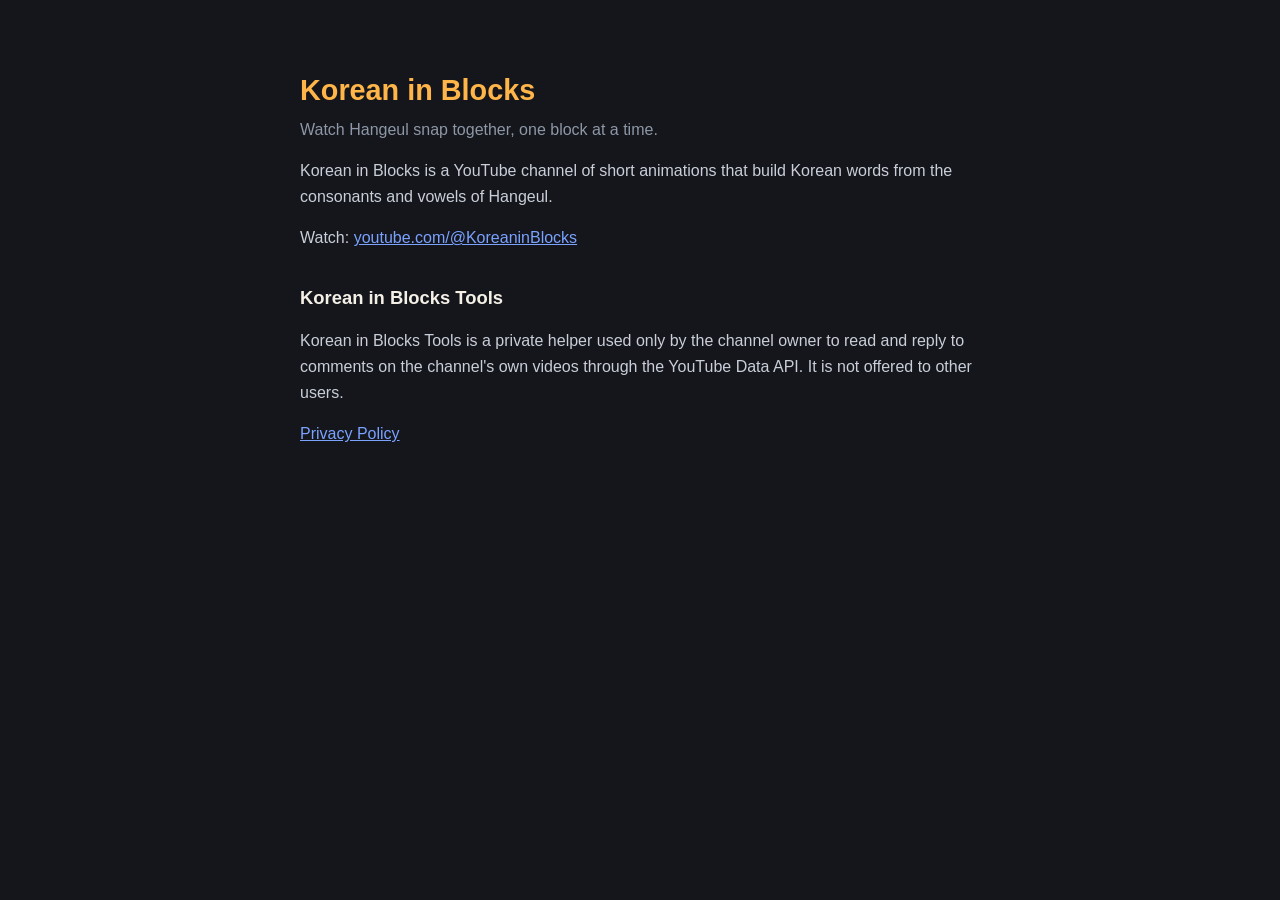
<file: index.html>
<!doctype html>
<html lang="en">
<head>
<meta charset="utf-8">
<meta name="viewport" content="width=device-width, initial-scale=1">
<title>Korean in Blocks</title>
<link rel="stylesheet" href="style.css">
</head>
<body>
<main>
<h1>Korean in Blocks</h1>
<p class="sub">Watch Hangeul snap together, one block at a time.</p>
<p>Korean in Blocks is a YouTube channel of short animations that build Korean words from the consonants and vowels of Hangeul.</p>
<p>Watch: <a href="https://www.youtube.com/@KoreaninBlocks">youtube.com/@KoreaninBlocks</a></p>
<h2>Korean in Blocks Tools</h2>
<p>Korean in Blocks Tools is a private helper used only by the channel owner to read and reply to comments on the channel's own videos through the YouTube Data API. It is not offered to other users.</p>
<p><a href="privacy.html">Privacy Policy</a></p>
</main>
</body>
</html>
</file>
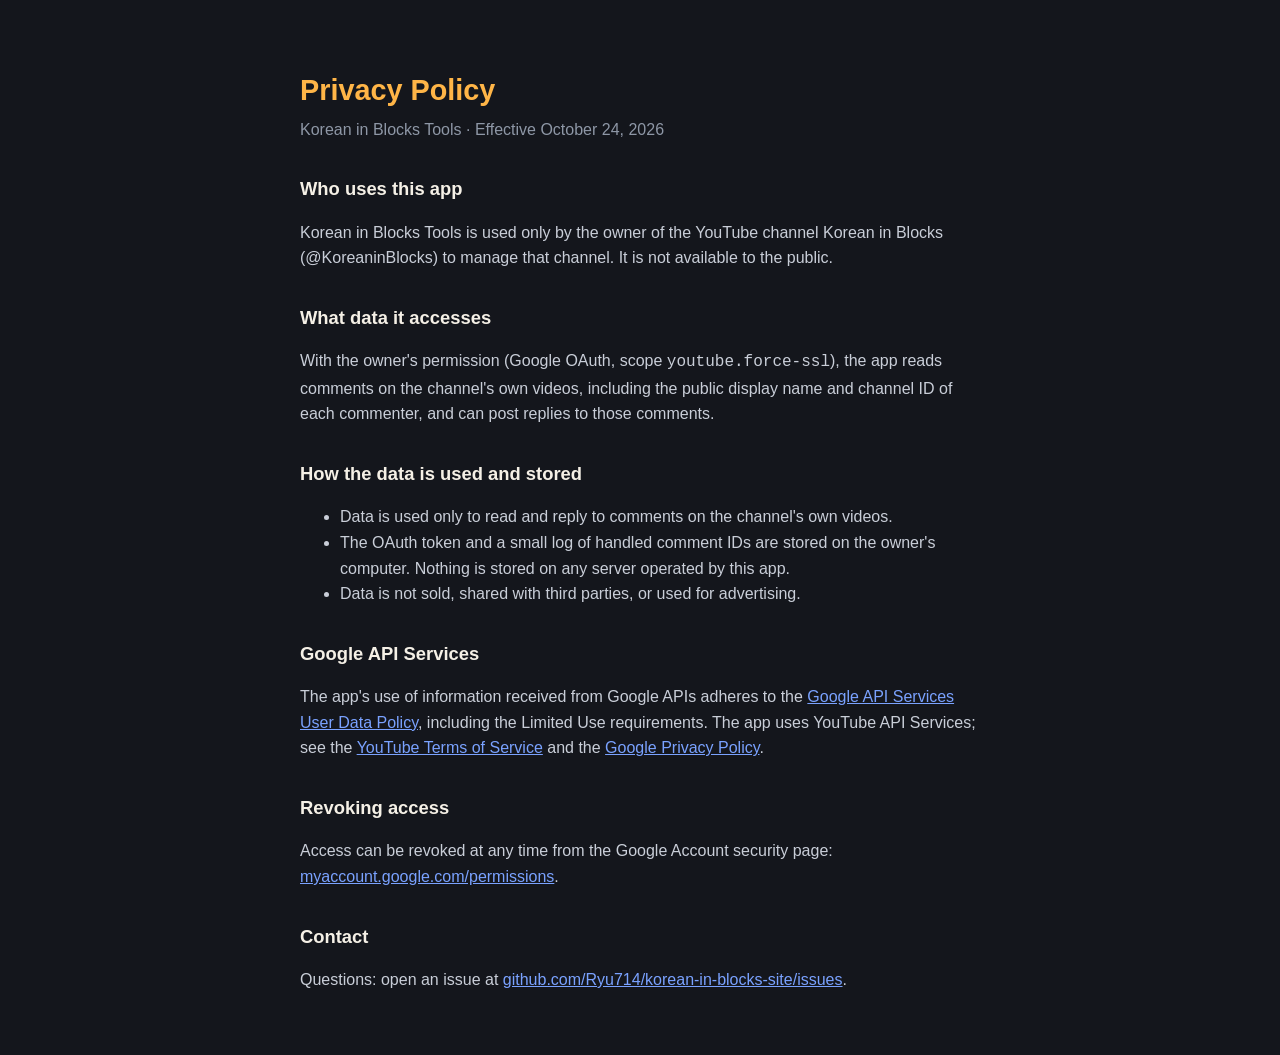
<file: privacy.html>
<!doctype html>
<html lang="en">
<head>
<meta charset="utf-8">
<meta name="viewport" content="width=device-width, initial-scale=1">
<title>Privacy Policy</title>
<link rel="stylesheet" href="style.css">
</head>
<body>
<main>
<h1>Privacy Policy</h1>
<p class="sub">Korean in Blocks Tools · Effective October 24, 2026</p>

<h2>Who uses this app</h2>
<p>Korean in Blocks Tools is used only by the owner of the YouTube channel Korean in Blocks (@KoreaninBlocks) to manage that channel. It is not available to the public.</p>

<h2>What data it accesses</h2>
<p>With the owner's permission (Google OAuth, scope <code>youtube.force-ssl</code>), the app reads comments on the channel's own videos, including the public display name and channel ID of each commenter, and can post replies to those comments.</p>

<h2>How the data is used and stored</h2>
<ul>
<li>Data is used only to read and reply to comments on the channel's own videos.</li>
<li>The OAuth token and a small log of handled comment IDs are stored on the owner's computer. Nothing is stored on any server operated by this app.</li>
<li>Data is not sold, shared with third parties, or used for advertising.</li>
</ul>

<h2>Google API Services</h2>
<p>The app's use of information received from Google APIs adheres to the <a href="https://developers.google.com/terms/api-services-user-data-policy">Google API Services User Data Policy</a>, including the Limited Use requirements. The app uses YouTube API Services; see the <a href="https://www.youtube.com/t/terms">YouTube Terms of Service</a> and the <a href="https://policies.google.com/privacy">Google Privacy Policy</a>.</p>

<h2>Revoking access</h2>
<p>Access can be revoked at any time from the Google Account security page: <a href="https://myaccount.google.com/permissions">myaccount.google.com/permissions</a>.</p>

<h2>Contact</h2>
<p>Questions: open an issue at <a href="https://github.com/Ryu714/korean-in-blocks-site/issues">github.com/Ryu714/korean-in-blocks-site/issues</a>.</p>
</main>
</body>
</html>
</file>
<file: style.css>
:root { color-scheme: dark; }
body { margin: 0; background: #14161C; color: #F5F0E6; font: 16px/1.6 -apple-system, "Segoe UI", Roboto, sans-serif; }
main { max-width: 680px; margin: 0 auto; padding: 48px 16px; }
h1 { color: #FFB547; font-size: 1.8rem; margin-bottom: .2rem; }
h2 { font-size: 1.15rem; margin-top: 2rem; }
p, li { color: #C9CED8; }
a { color: #7AA2FF; }
.sub { color: #8E97A6; margin-top: 0; }
</file>
